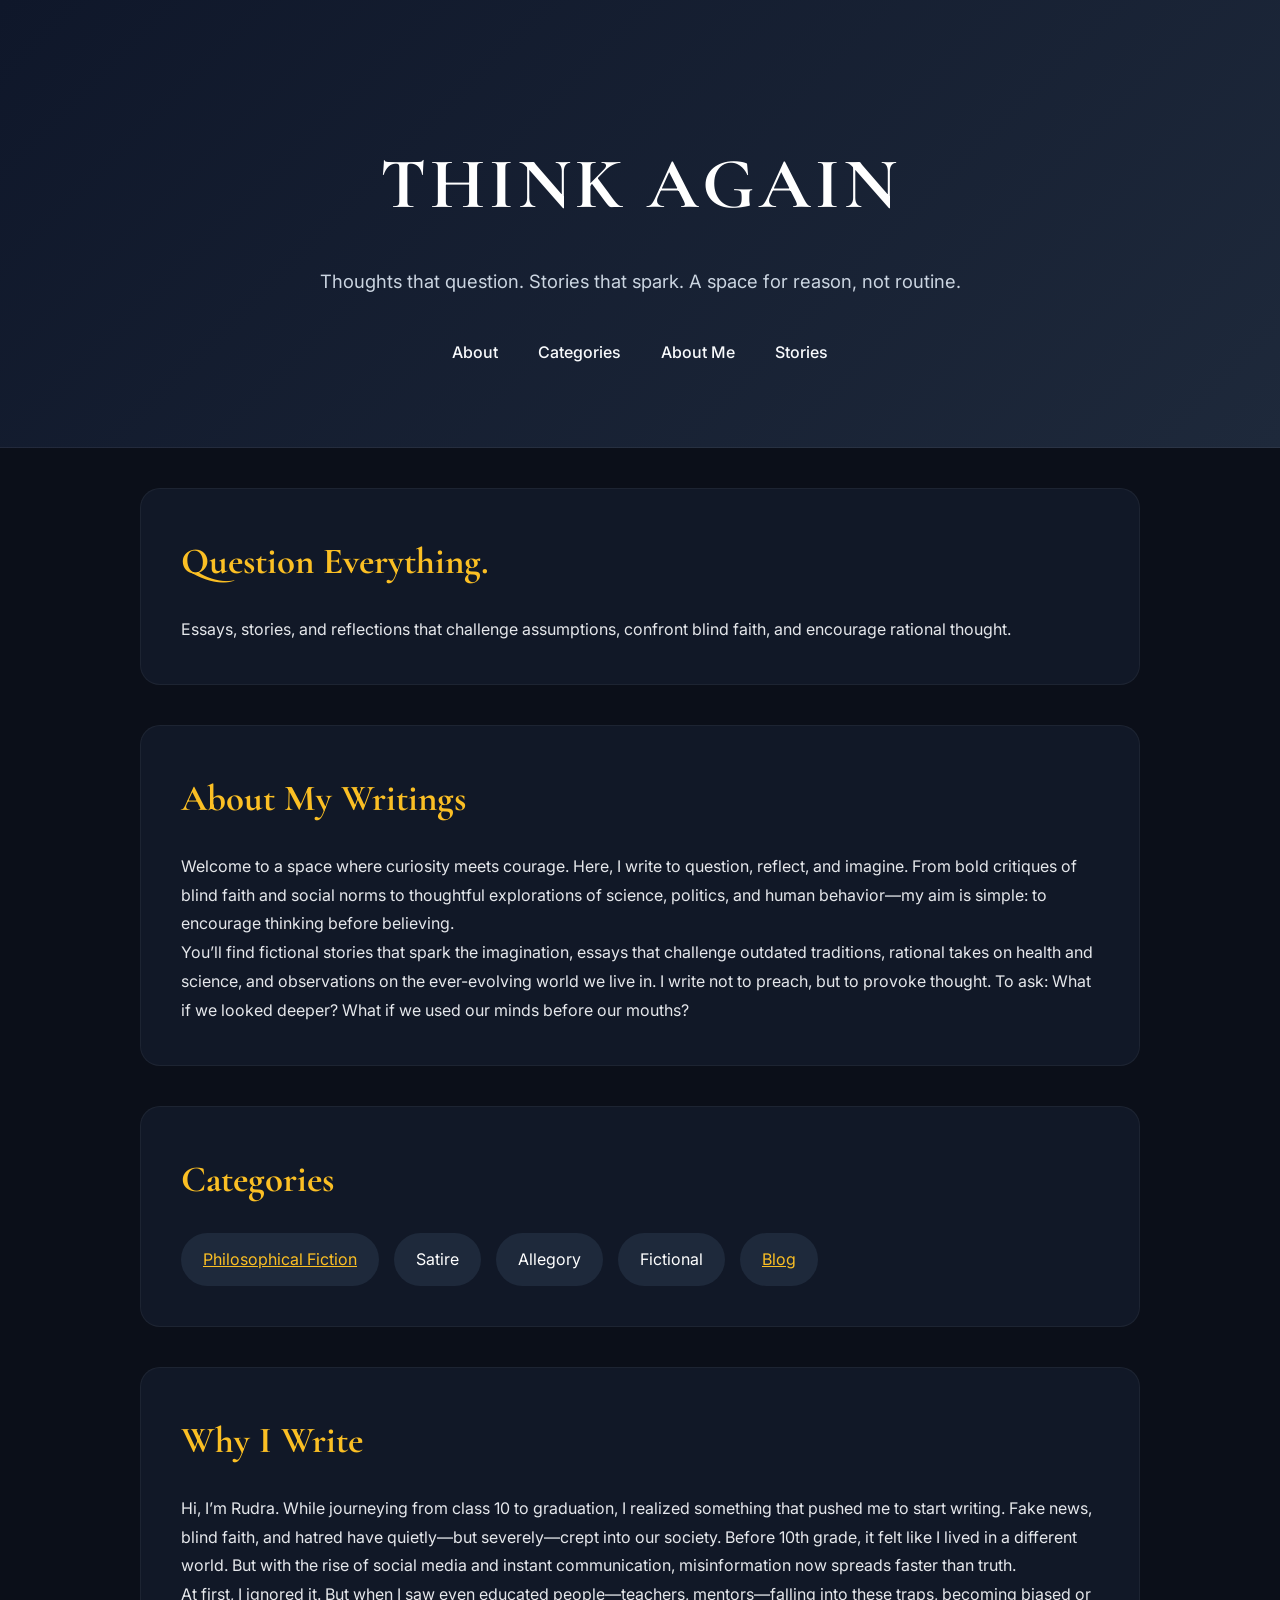
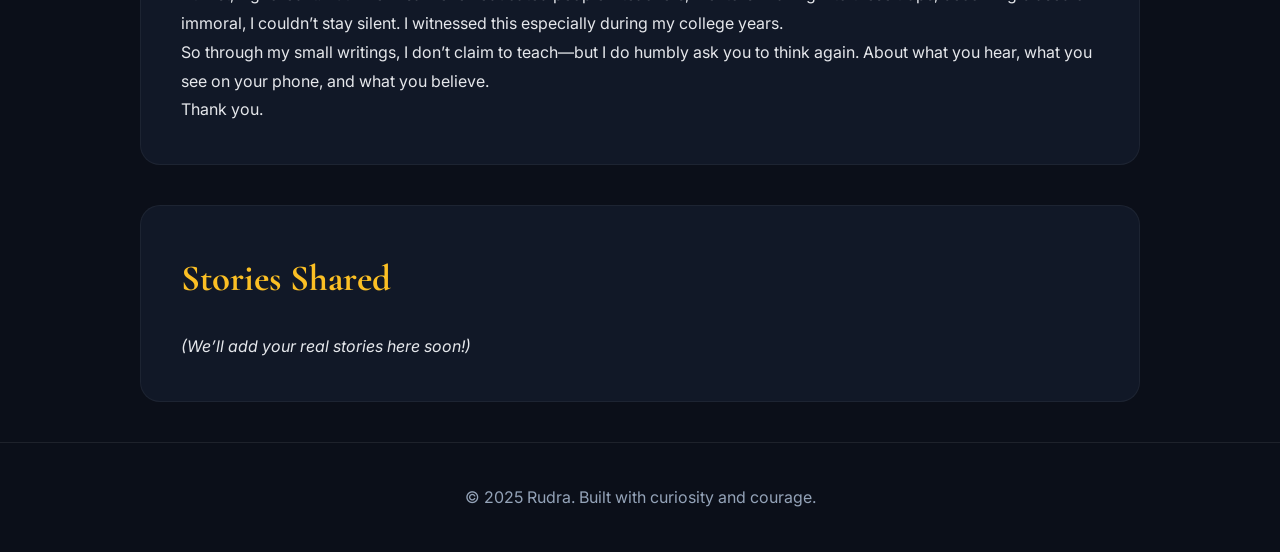
<file: index.html>
<!DOCTYPE html>
<html lang="en">
<head>
  <meta charset="UTF-8" />
  <meta name="viewport" content="width=device-width, initial-scale=1.0"/>
  <title>THINK AGAIN</title>
  <link rel="stylesheet" href="style.css" />
</head>
<body>
  <header>
    <h1>THINK AGAIN</h1>
    <p class="tagline">Thoughts that question. Stories that spark. A space for reason, not routine.</p>
    <nav>
      <a href="#about-writing">About</a>
      <a href="#categories">Categories</a>
      <a href="#about-me">About Me</a>
      <a href="#stories">Stories</a>
    </nav>
  </header>
  <section class="hero">
  <h2>Question Everything.</h2>
  <p>
    Essays, stories, and reflections that challenge assumptions,
    confront blind faith, and encourage rational thought.
  </p>
</section>

  <section id="about-writing">
    <h2>About My Writings</h2>
    <p>Welcome to a space where curiosity meets courage. Here, I write to question, reflect, and imagine. From bold critiques of blind faith and social norms to thoughtful explorations of science, politics, and human behavior—my aim is simple: to encourage thinking before believing.</p>
    <p>You’ll find fictional stories that spark the imagination, essays that challenge outdated traditions, rational takes on health and science, and observations on the ever-evolving world we live in. I write not to preach, but to provoke thought. To ask: What if we looked deeper? What if we used our minds before our mouths?</p>
  </section>

  <section id="categories">
    <h2>Categories</h2>
    <ul class="category-list">
      <li><a href="philosophical-fiction.html">Philosophical Fiction</a></li>

      <li>Satire</li>
      <li>Allegory</li>
      <li>Fictional</li>
      <li><a href="sharedblogs.html">Blog</a></li>
    </ul>
  </section>

  <section id="about-me">
    <h2>Why I Write</h2>
    <p>Hi, I’m Rudra. While journeying from class 10 to graduation, I realized something that pushed me to start writing. Fake news, blind faith, and hatred have quietly—but severely—crept into our society. Before 10th grade, it felt like I lived in a different world. But with the rise of social media and instant communication, misinformation now spreads faster than truth.</p>
    <p>At first, I ignored it. But when I saw even educated people—teachers, mentors—falling into these traps, becoming biased or immoral, I couldn’t stay silent. I witnessed this especially during my college years.</p>
    <p>So through my small writings, I don’t claim to teach—but I do humbly ask you to think again. About what you hear, what you see on your phone, and what you believe.</p>
    <p>Thank you.</p>
  </section>

  <section id="stories">
    <h2>Stories Shared</h2>
    <p><em>(We’ll add your real stories here soon!)</em></p>
    <div id="story-list"></div>
  </section>
  <footer>
    <p>© 2025 Rudra. Built with curiosity and courage.</p>
  </footer>

  <script src="script.js"></script>
</body>
</html>
</file>
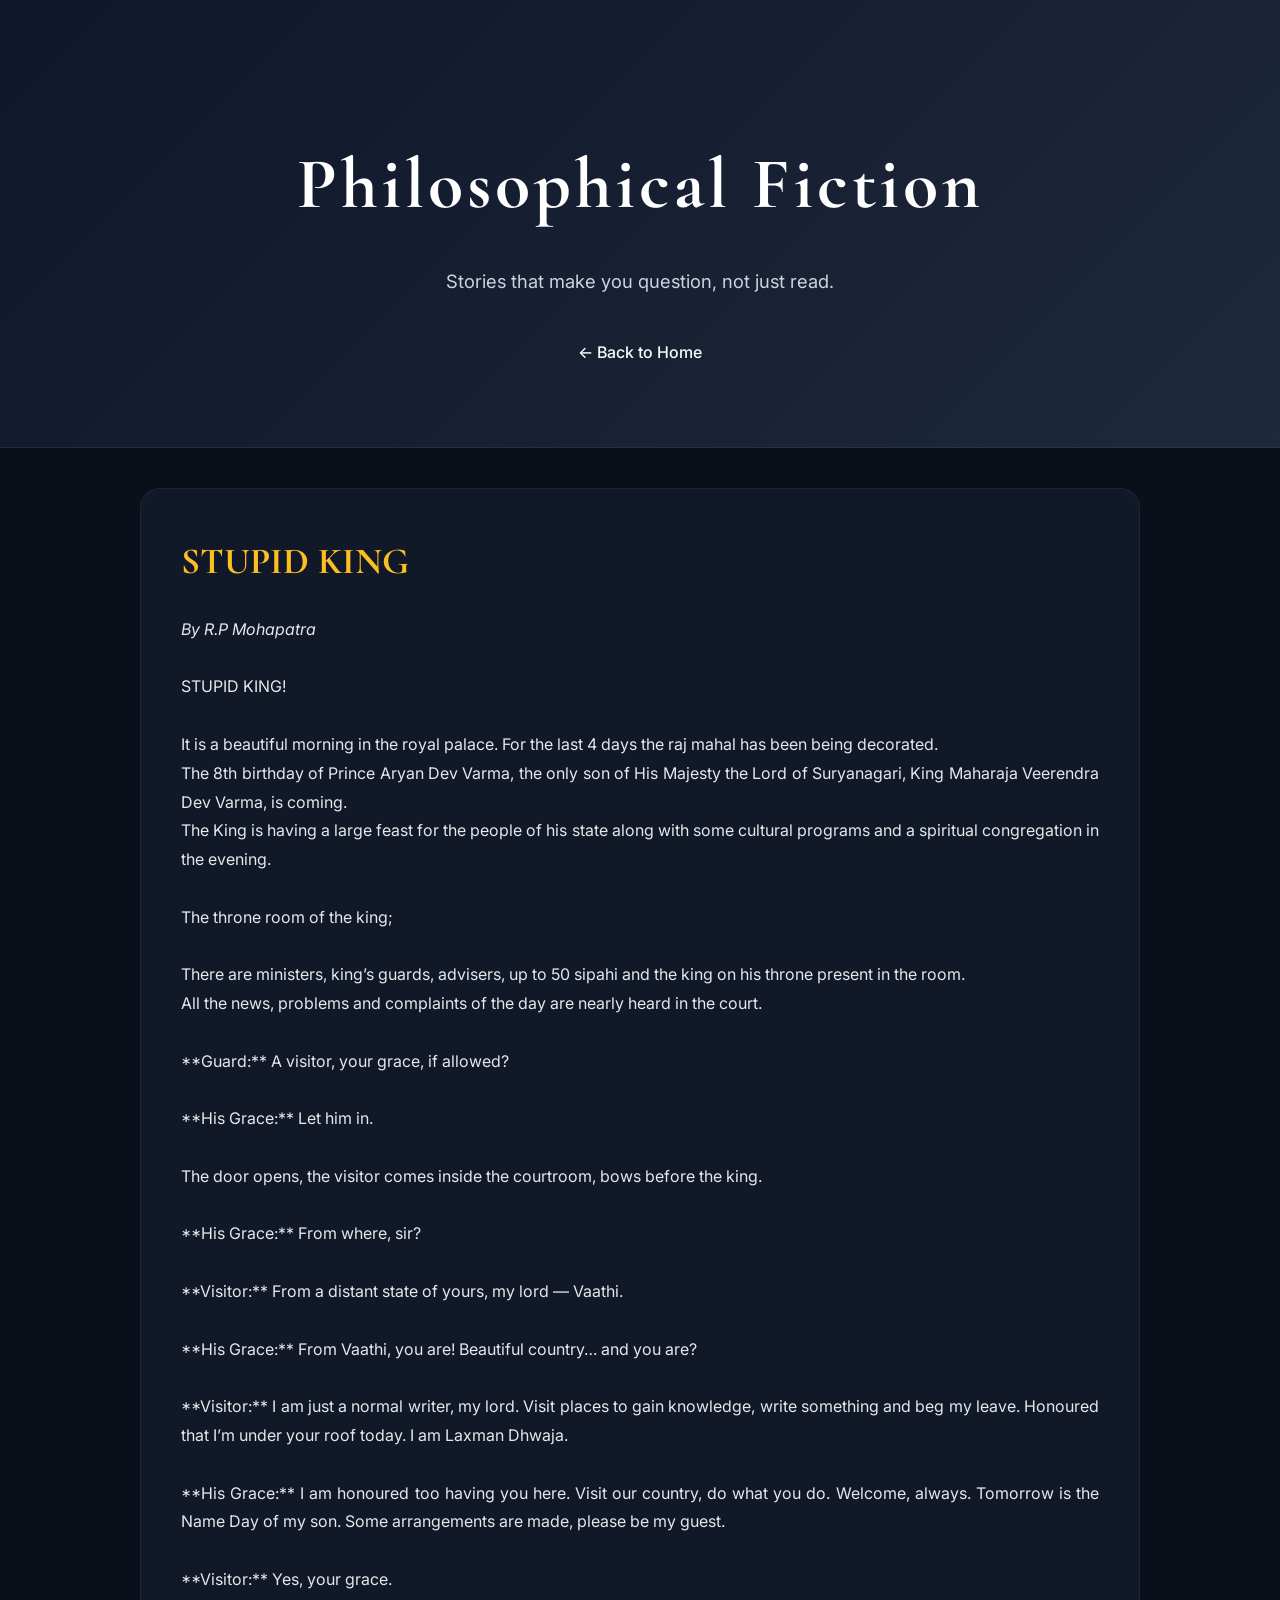
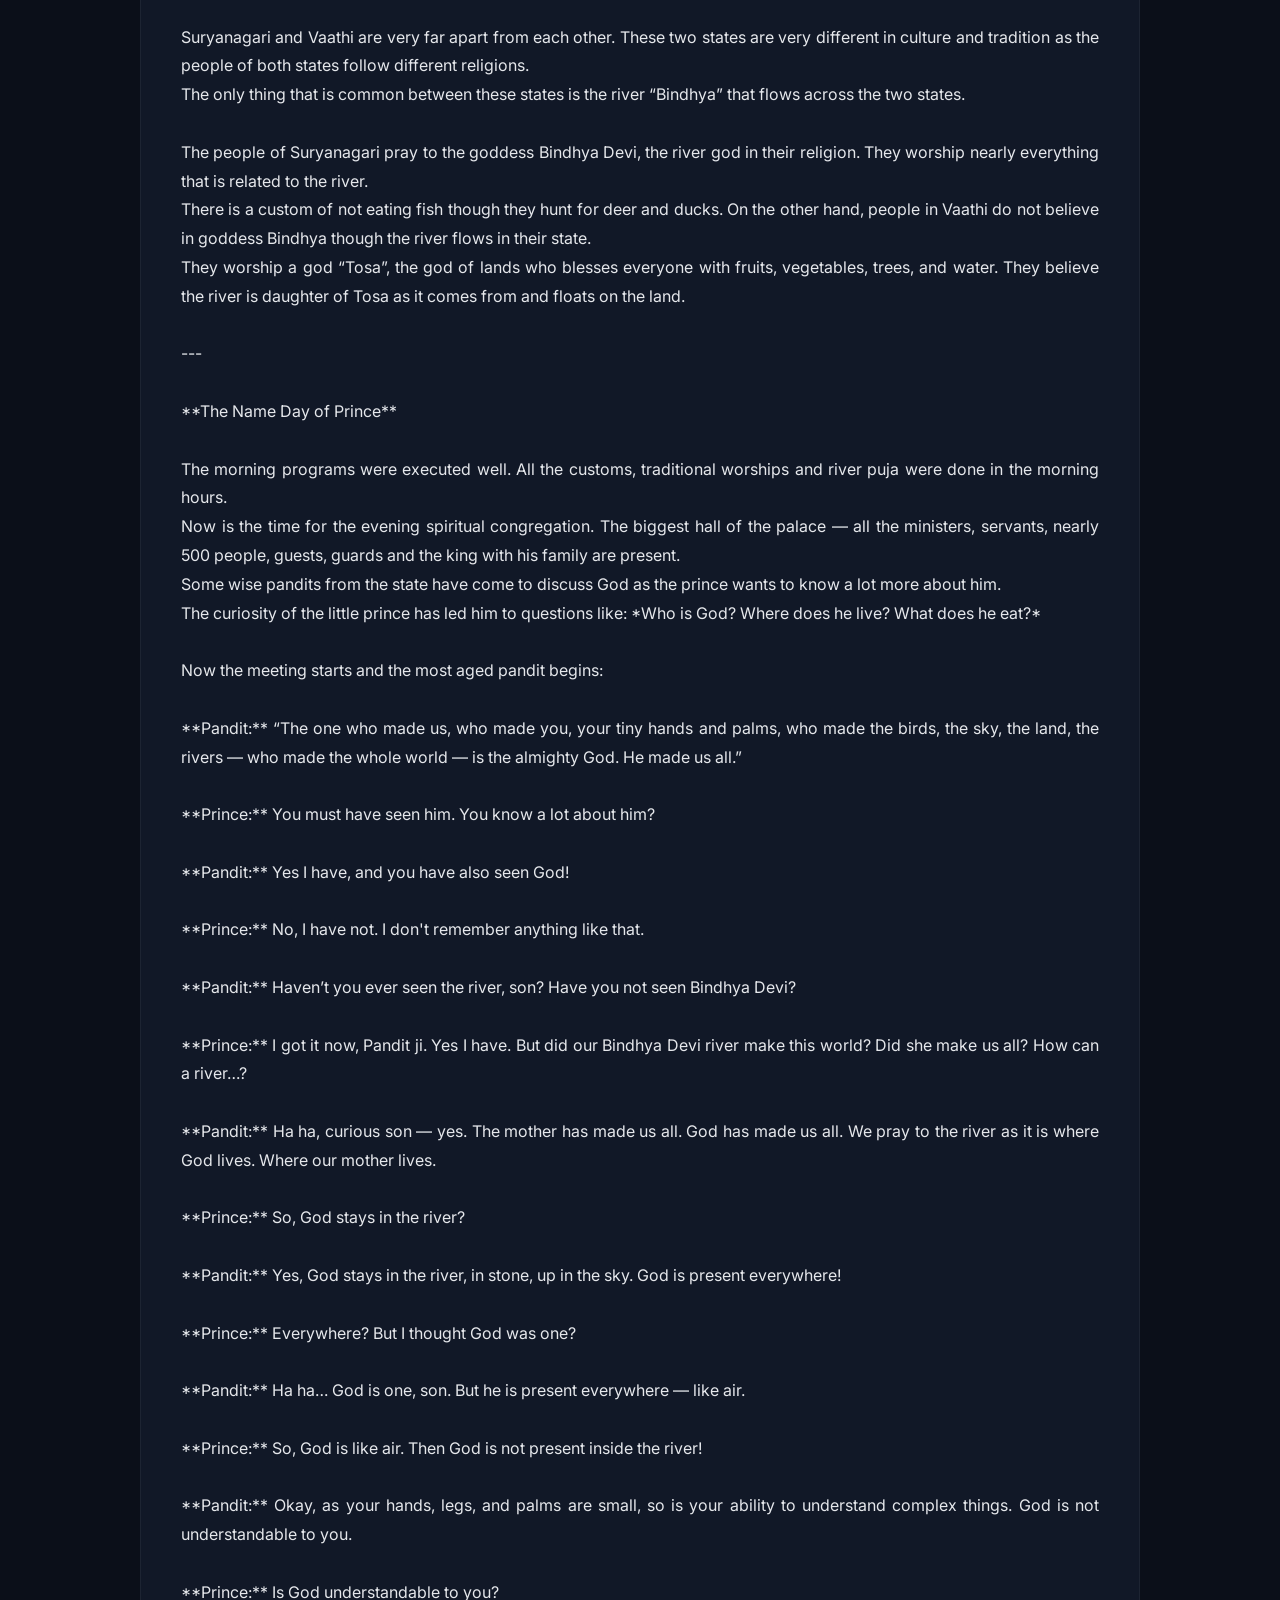
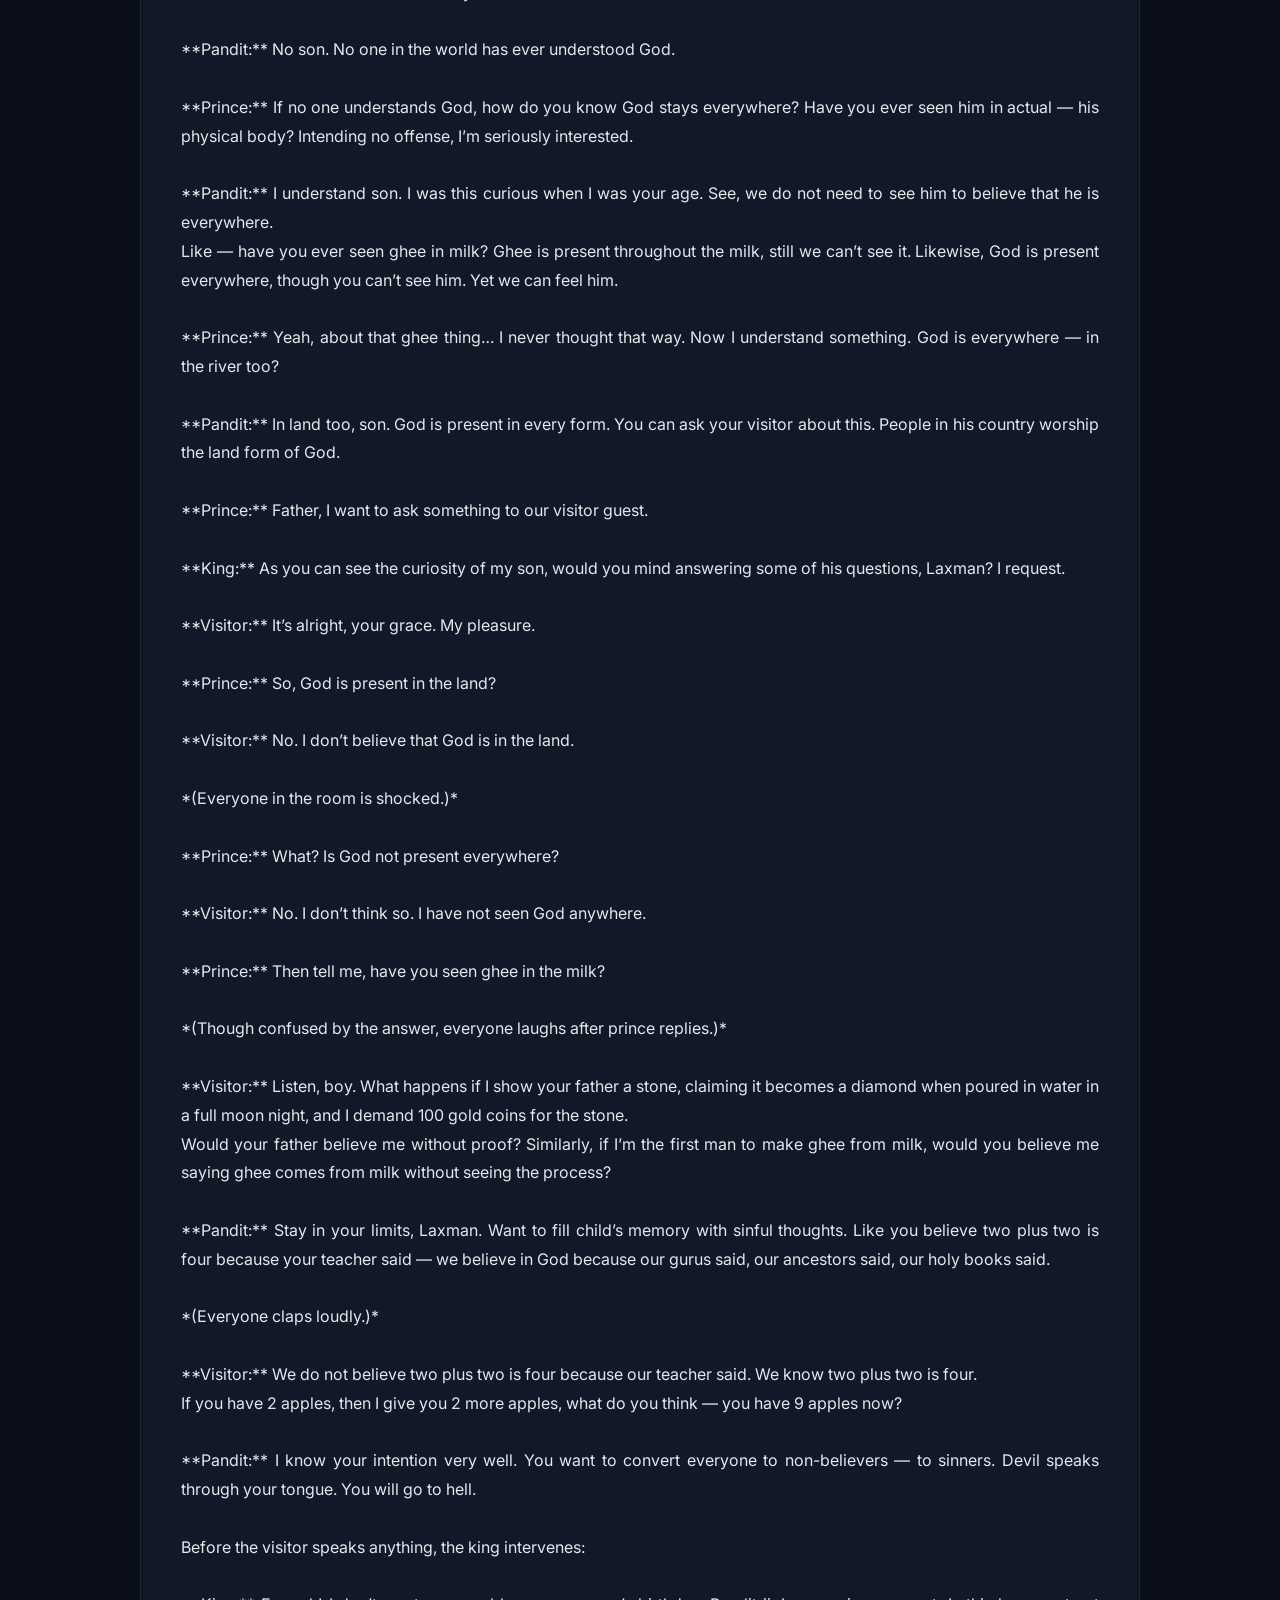
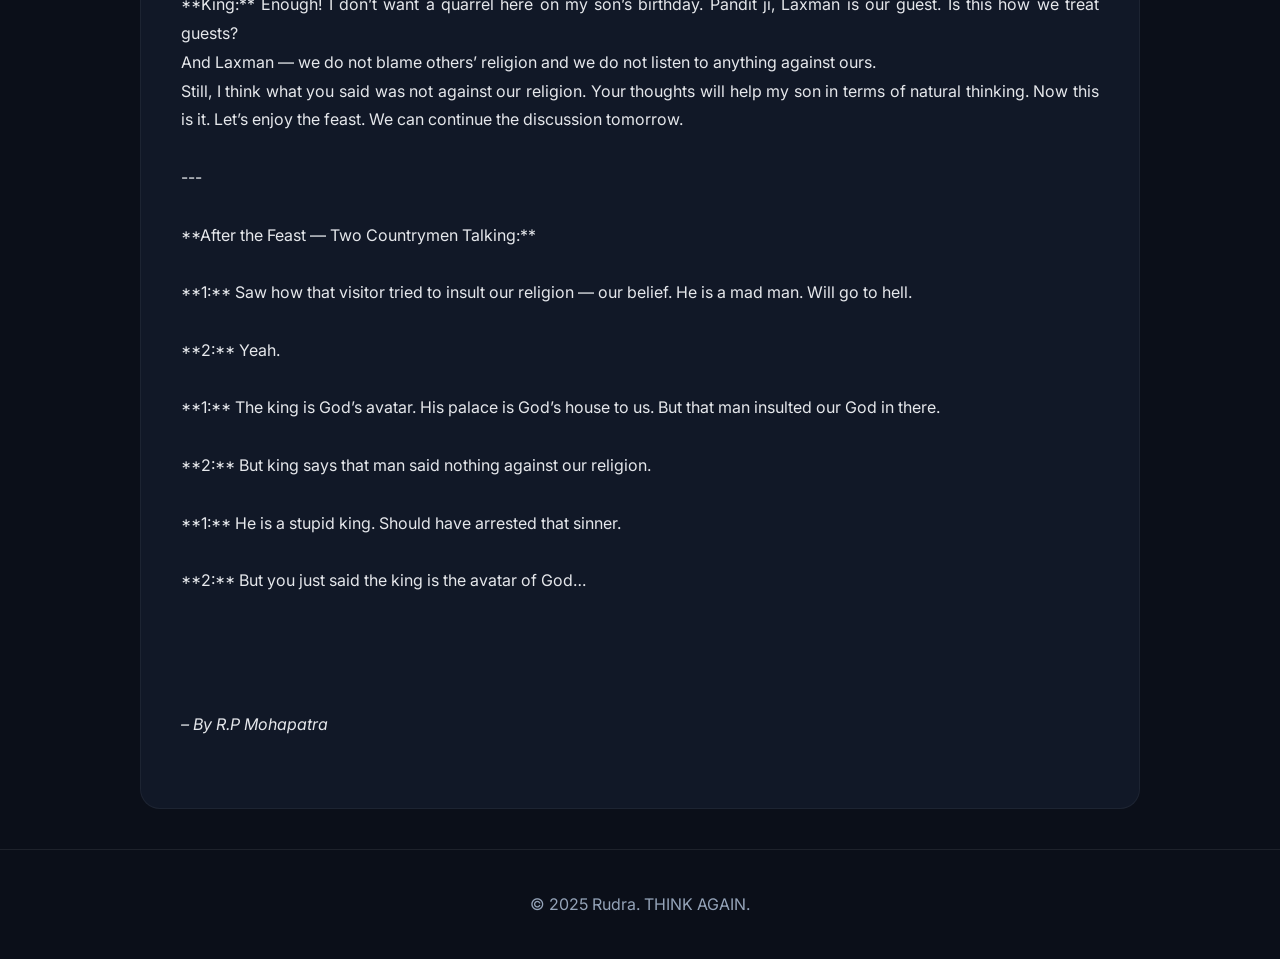
<file: philosophical-fiction.html>
<!DOCTYPE html>
<html lang="en">
<head>
  <meta charset="UTF-8" />
  <meta name="viewport" content="width=device-width, initial-scale=1.0"/>
  <title>Philosophical Fiction | THINK AGAIN</title>
  <link rel="stylesheet" href="style.css" />
</head>
<body>
  <header>
    <h1>Philosophical Fiction</h1>
    <p class="tagline">Stories that make you question, not just read.</p>
    <nav>
      <a href="index.html">← Back to Home</a>
    </nav>
  </header>

  <section>
    <h2>STUPID KING</h2>
    <p><em>By R.P Mohapatra</em></p>

    <article style="white-space: pre-wrap; text-align: justify; line-height: 1.8;">
STUPID KING!

It is a beautiful morning in the royal palace. For the last 4 days the raj mahal has been being decorated. 
The 8th birthday of Prince Aryan Dev Varma, the only son of His Majesty the Lord of Suryanagari, King Maharaja Veerendra Dev Varma, is coming. 
The King is having a large feast for the people of his state along with some cultural programs and a spiritual congregation in the evening. 

The throne room of the king;

There are ministers, king’s guards, advisers, up to 50 sipahi and the king on his throne present in the room. 
All the news, problems and complaints of the day are nearly heard in the court.

**Guard:** A visitor, your grace, if allowed?

**His Grace:** Let him in.

The door opens, the visitor comes inside the courtroom, bows before the king.

**His Grace:** From where, sir?

**Visitor:** From a distant state of yours, my lord — Vaathi.

**His Grace:** From Vaathi, you are! Beautiful country… and you are?

**Visitor:** I am just a normal writer, my lord. Visit places to gain knowledge, write something and beg my leave. Honoured that I’m under your roof today. I am Laxman Dhwaja.

**His Grace:** I am honoured too having you here. Visit our country, do what you do. Welcome, always. Tomorrow is the Name Day of my son. Some arrangements are made, please be my guest.

**Visitor:** Yes, your grace.

Suryanagari and Vaathi are very far apart from each other. These two states are very different in culture and tradition as the people of both states follow different religions. 
The only thing that is common between these states is the river “Bindhya” that flows across the two states. 

The people of Suryanagari pray to the goddess Bindhya Devi, the river god in their religion. They worship nearly everything that is related to the river. 
There is a custom of not eating fish though they hunt for deer and ducks. On the other hand, people in Vaathi do not believe in goddess Bindhya though the river flows in their state. 
They worship a god “Tosa”, the god of lands who blesses everyone with fruits, vegetables, trees, and water. They believe the river is daughter of Tosa as it comes from and floats on the land. 

---

**The Name Day of Prince**

The morning programs were executed well. All the customs, traditional worships and river puja were done in the morning hours. 
Now is the time for the evening spiritual congregation. The biggest hall of the palace — all the ministers, servants, nearly 500 people, guests, guards and the king with his family are present. 
Some wise pandits from the state have come to discuss God as the prince wants to know a lot more about him. 
The curiosity of the little prince has led him to questions like: *Who is God? Where does he live? What does he eat?*

Now the meeting starts and the most aged pandit begins:

**Pandit:** “The one who made us, who made you, your tiny hands and palms, who made the birds, the sky, the land, the rivers — who made the whole world — is the almighty God. He made us all.”

**Prince:** You must have seen him. You know a lot about him?

**Pandit:** Yes I have, and you have also seen God!

**Prince:** No, I have not. I don't remember anything like that.

**Pandit:** Haven’t you ever seen the river, son? Have you not seen Bindhya Devi?

**Prince:** I got it now, Pandit ji. Yes I have. But did our Bindhya Devi river make this world? Did she make us all? How can a river…?

**Pandit:** Ha ha, curious son — yes. The mother has made us all. God has made us all. We pray to the river as it is where God lives. Where our mother lives.

**Prince:** So, God stays in the river?

**Pandit:** Yes, God stays in the river, in stone, up in the sky. God is present everywhere!

**Prince:** Everywhere? But I thought God was one?

**Pandit:** Ha ha… God is one, son. But he is present everywhere — like air.

**Prince:** So, God is like air. Then God is not present inside the river!

**Pandit:** Okay, as your hands, legs, and palms are small, so is your ability to understand complex things. God is not understandable to you.

**Prince:** Is God understandable to you?

**Pandit:** No son. No one in the world has ever understood God.

**Prince:** If no one understands God, how do you know God stays everywhere? Have you ever seen him in actual — his physical body? Intending no offense, I’m seriously interested.

**Pandit:** I understand son. I was this curious when I was your age. See, we do not need to see him to believe that he is everywhere. 
Like — have you ever seen ghee in milk? Ghee is present throughout the milk, still we can’t see it. Likewise, God is present everywhere, though you can’t see him. Yet we can feel him.

**Prince:** Yeah, about that ghee thing… I never thought that way. Now I understand something. God is everywhere — in the river too?

**Pandit:** In land too, son. God is present in every form. You can ask your visitor about this. People in his country worship the land form of God.

**Prince:** Father, I want to ask something to our visitor guest.

**King:** As you can see the curiosity of my son, would you mind answering some of his questions, Laxman? I request.

**Visitor:** It’s alright, your grace. My pleasure.

**Prince:** So, God is present in the land?

**Visitor:** No. I don’t believe that God is in the land.

*(Everyone in the room is shocked.)*

**Prince:** What? Is God not present everywhere?

**Visitor:** No. I don’t think so. I have not seen God anywhere.

**Prince:** Then tell me, have you seen ghee in the milk?

*(Though confused by the answer, everyone laughs after prince replies.)*

**Visitor:** Listen, boy. What happens if I show your father a stone, claiming it becomes a diamond when poured in water in a full moon night, and I demand 100 gold coins for the stone. 
Would your father believe me without proof? Similarly, if I’m the first man to make ghee from milk, would you believe me saying ghee comes from milk without seeing the process?

**Pandit:** Stay in your limits, Laxman. Want to fill child’s memory with sinful thoughts. Like you believe two plus two is four because your teacher said — we believe in God because our gurus said, our ancestors said, our holy books said.

*(Everyone claps loudly.)*

**Visitor:** We do not believe two plus two is four because our teacher said. We know two plus two is four. 
If you have 2 apples, then I give you 2 more apples, what do you think — you have 9 apples now?

**Pandit:** I know your intention very well. You want to convert everyone to non-believers — to sinners. Devil speaks through your tongue. You will go to hell.

Before the visitor speaks anything, the king intervenes:

**King:** Enough! I don’t want a quarrel here on my son’s birthday. Pandit ji, Laxman is our guest. Is this how we treat guests?
And Laxman — we do not blame others’ religion and we do not listen to anything against ours.
Still, I think what you said was not against our religion. Your thoughts will help my son in terms of natural thinking. Now this is it. Let’s enjoy the feast. We can continue the discussion tomorrow.

---

**After the Feast — Two Countrymen Talking:**

**1:** Saw how that visitor tried to insult our religion — our belief. He is a mad man. Will go to hell.

**2:** Yeah.

**1:** The king is God’s avatar. His palace is God’s house to us. But that man insulted our God in there.

**2:** But king says that man said nothing against our religion.

**1:** He is a stupid king. Should have arrested that sinner.

**2:** But you just said the king is the avatar of God…

<br><br>
<em>– By R.P Mohapatra</em>
    </article>
  </section>

  <footer>
    <p>© 2025 Rudra. THINK AGAIN.</p>
  </footer>
</body>
</html>
</file>
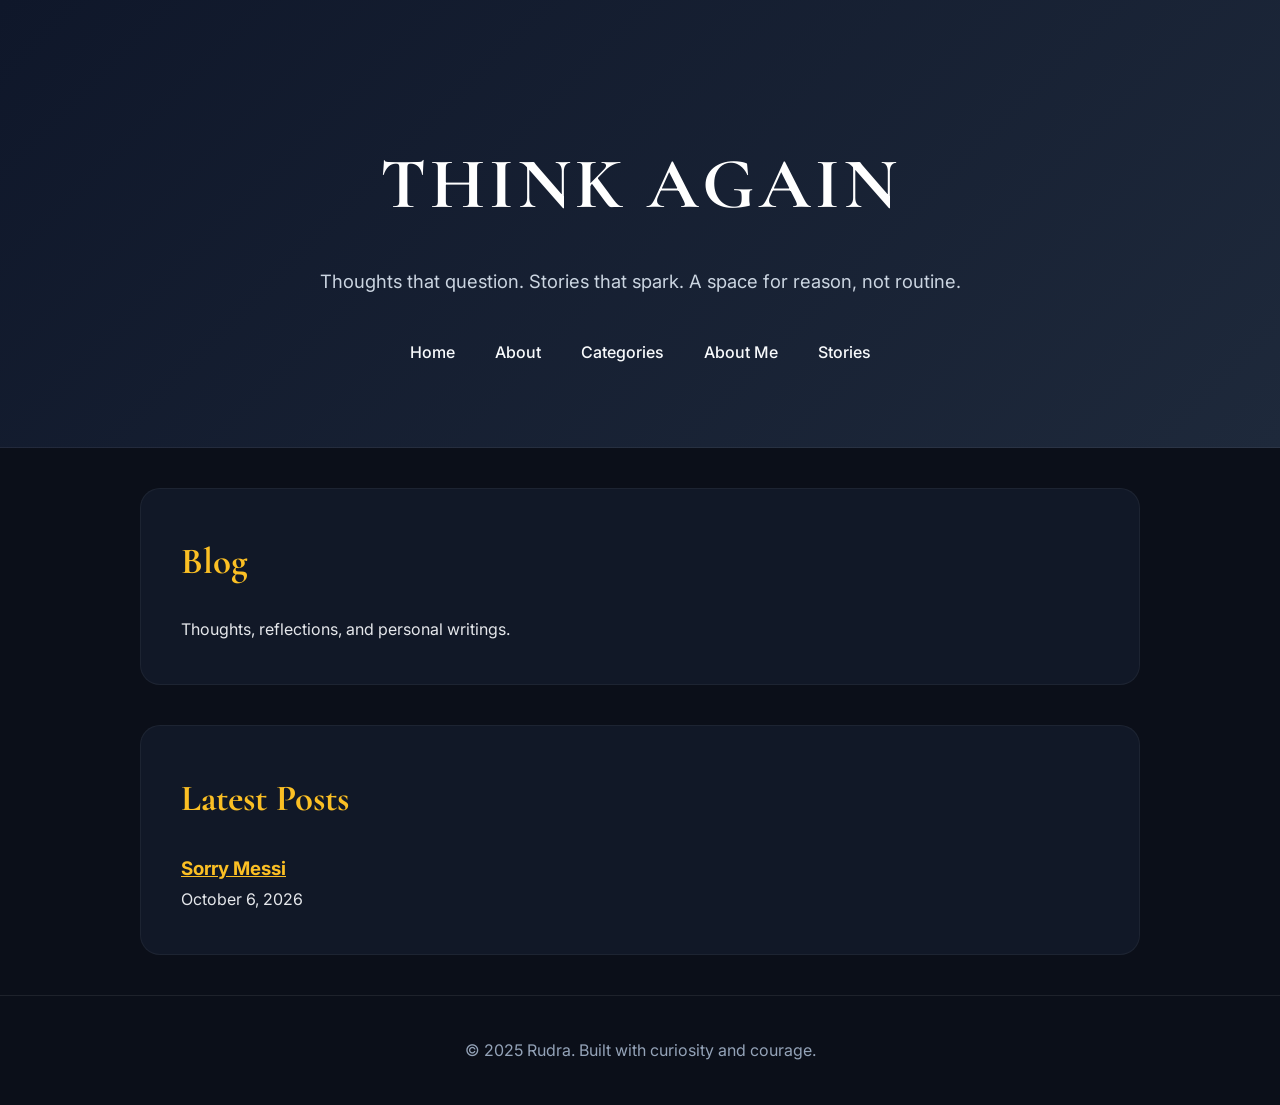
<file: sharedblogs.html>
<!DOCTYPE html>
<html lang="en">
<head>
  <meta charset="UTF-8">
  <meta name="viewport" content="width=device-width, initial-scale=1.0">
  <title>Blog | THINK AGAIN</title>
  <link rel="stylesheet" href="style.css">
</head>

<body>

  <header>
    <h1>THINK AGAIN</h1>
    <p class="tagline">Thoughts that question. Stories that spark. A space for reason, not routine.</p>

    <nav>
      <a href="index.html">Home</a>
      <a href="index.html#about-writing">About</a>
      <a href="index.html#categories">Categories</a>
      <a href="index.html#about-me">About Me</a>
      <a href="index.html#stories">Stories</a>
    </nav>
  </header>

  <section class="hero">
    <h2>Blog</h2>
    <p>
      Thoughts, reflections, and personal writings.
    </p>
  </section>

  <section id="blog">
    <h2>Latest Posts</h2>

    <article class="blog-post">
  <h3>
    <a href="sorry-messi.html">Sorry Messi</a>
  </h3>
  <p class="blog-date">October 6, 2026</p>
</article>

  </section>

  <footer>
    <p>© 2025 Rudra. Built with curiosity and courage.</p>
  </footer>

</body>
</html>
</file>
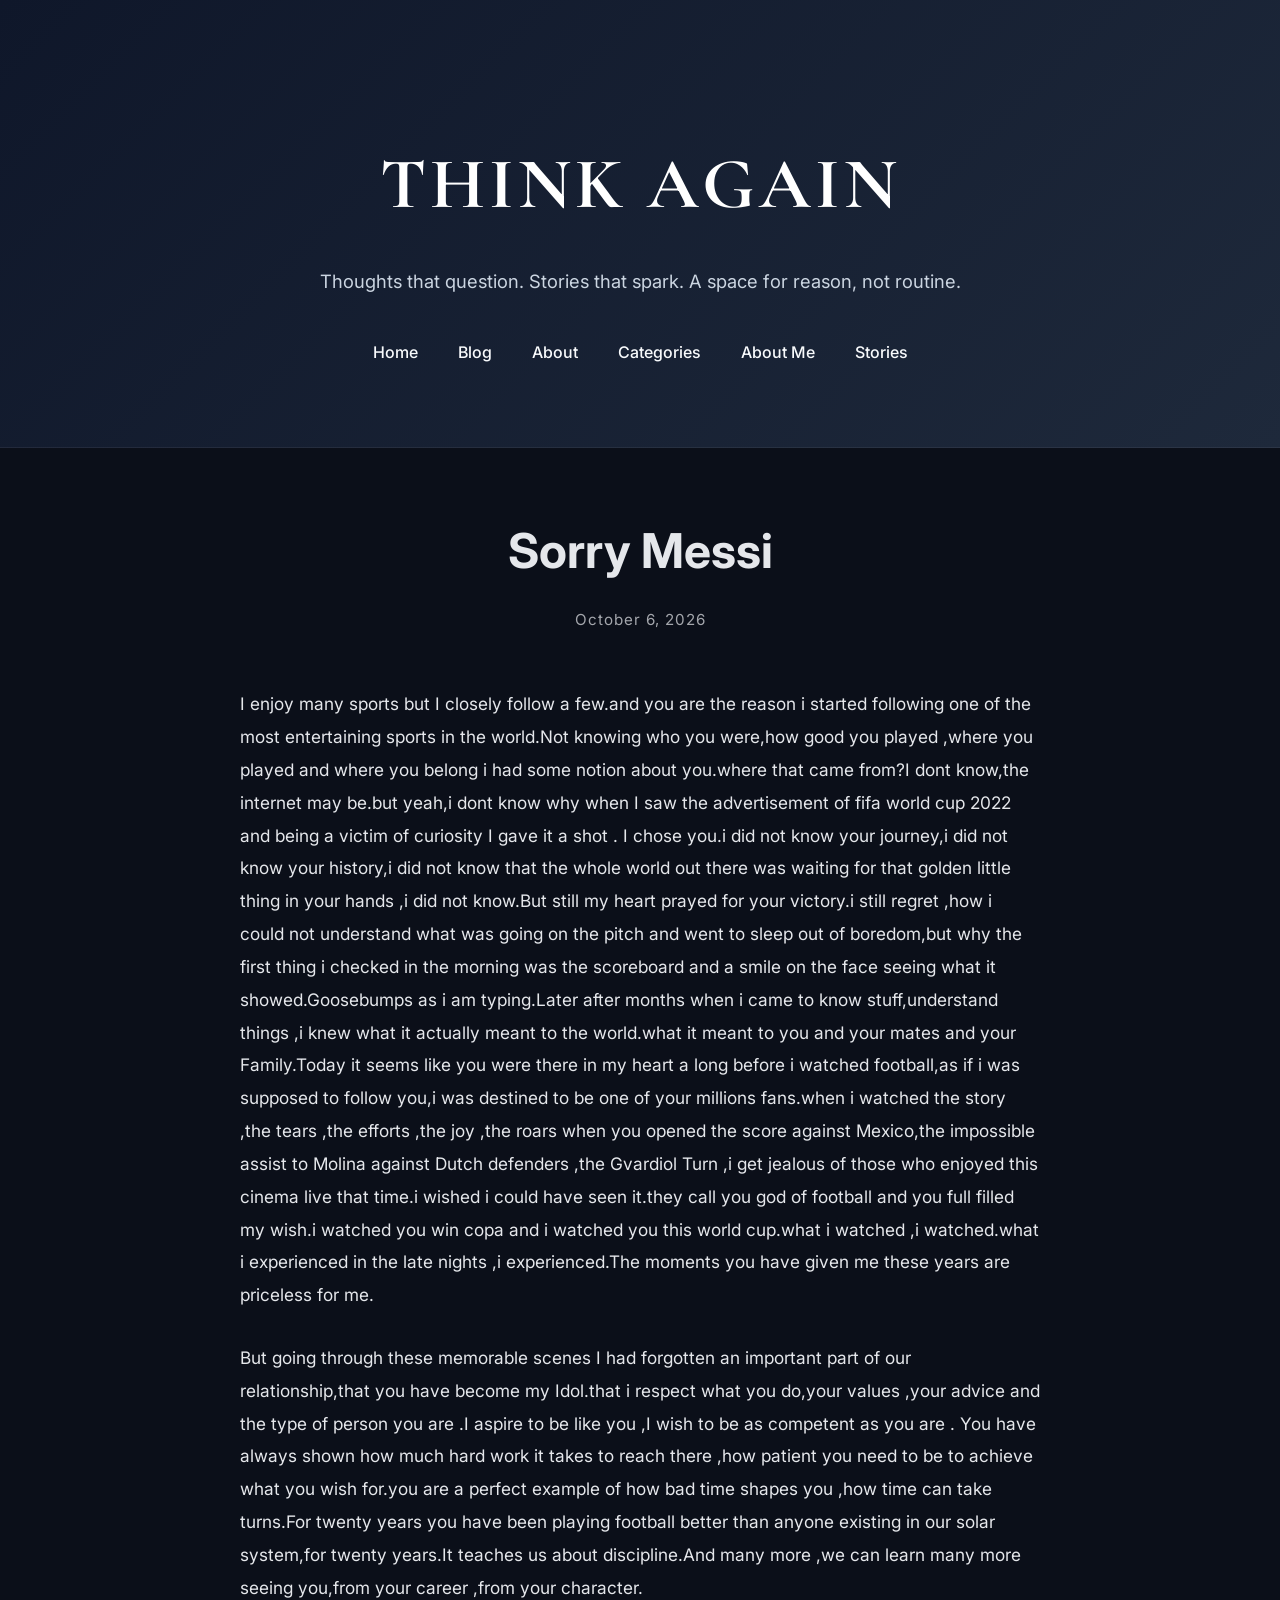
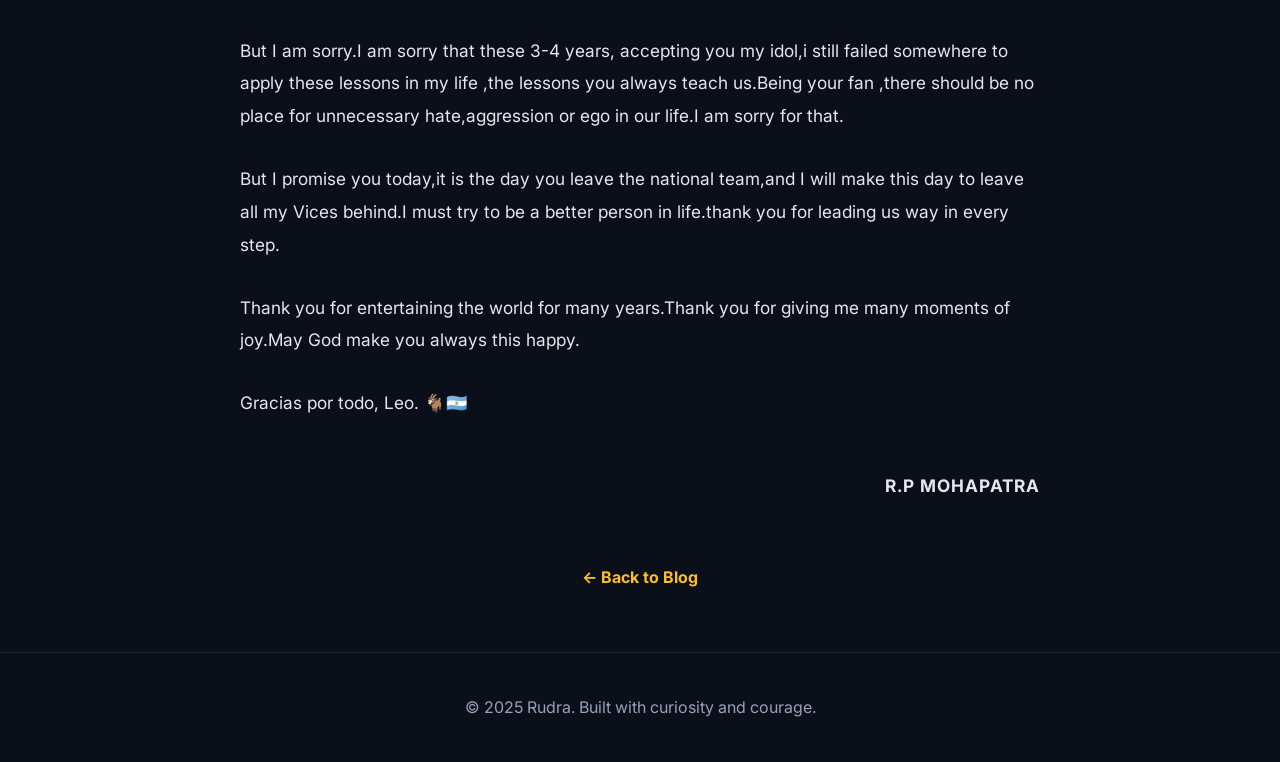
<file: sorry-messi.html>
<!DOCTYPE html>
<html lang="en">
<head>
  <meta charset="UTF-8">
  <meta name="viewport" content="width=device-width, initial-scale=1.0">

  <title>Sorry Messi | THINK AGAIN</title>

  <link rel="stylesheet" href="style.css">

  <style>
    /* Article page styling */

    .article-container {
      max-width: 850px;
      margin: 60px auto;
      padding: 0 25px;
    }

    .article-header {
      text-align: center;
      margin-bottom: 55px;
    }

    .article-header h2 {
      font-size: 3rem;
      margin-bottom: 12px;
    }

    .article-date {
      font-size: 0.95rem;
      opacity: 0.7;
      letter-spacing: 1px;
    }

    .blog-article {
      line-height: 1.9;
      font-size: 1.08rem;
    }

    .blog-article p {
      margin-bottom: 30px;
    }

    .article-signature {
      margin-top: 50px;
      text-align: right;
      font-weight: bold;
      letter-spacing: 1px;
    }

    .back-to-blog {
      text-align: center;
      margin: 60px 0 20px;
    }

    .back-to-blog a {
      text-decoration: none;
      font-weight: bold;
    }

    @media (max-width: 600px) {
      .article-container {
        margin: 40px auto;
        padding: 0 20px;
      }

      .article-header h2 {
        font-size: 2.2rem;
      }

      .blog-article {
        font-size: 1rem;
        line-height: 1.8;
      }
    }
  </style>
</head>

<body>

  <header>
    <h1>THINK AGAIN</h1>

    <p class="tagline">
      Thoughts that question. Stories that spark. A space for reason, not routine.
    </p>

    <nav>
      <a href="index.html">Home</a>
      <a href="sharedblogs.html">Blog</a>
      <a href="index.html#about-writing">About</a>
      <a href="index.html#categories">Categories</a>
      <a href="index.html#about-me">About Me</a>
      <a href="index.html#stories">Stories</a>
    </nav>
  </header>


  <main class="article-container">

    <div class="article-header">
      <h2>Sorry Messi</h2>
      <p class="article-date">October 6, 2026</p>
    </div>


    <article class="blog-article">

      <p>
        I enjoy many sports but I closely follow a few.and you are the reason i started following one of the most entertaining sports in the world.Not knowing who you were,how good you played ,where you played and where you belong i had some notion about you.where that came from?I dont know,the internet may be.but yeah,i dont know why when I saw the advertisement of fifa world cup 2022 and being a victim of curiosity I gave it a shot . I chose you.i did not know your journey,i did not know your history,i did not know that the whole world out there was waiting for that golden little thing in your hands ,i did not know.But still my heart prayed for your victory.i still regret ,how i could not understand what was going on the pitch and went to sleep out of boredom,but why the first thing i checked in the morning was the scoreboard and a smile on the face seeing what it showed.Goosebumps as i am typing.Later after months when i came to know stuff,understand things ,i knew what it actually meant to the world.what it meant to you and your mates and your Family.Today it seems like you were there in my heart a long before i watched football,as if i was supposed to follow you,i was destined to be one of your millions fans.when i watched the story ,the tears ,the efforts ,the joy ,the roars when you opened the score against Mexico,the impossible assist to Molina against Dutch defenders ,the Gvardiol Turn ,i get jealous of those who enjoyed this cinema live that time.i wished i could have seen it.they call you god of football and you full filled my wish.i watched you win copa and i watched you this world cup.what i watched ,i watched.what i experienced in the late nights ,i experienced.The moments you have given me these years are priceless for me.
      </p>


      <p>
        But going through these memorable scenes I had forgotten an important part of our relationship,that you have become my Idol.that i respect what you do,your values ,your advice and the type of person you are .I aspire to be like you ,I wish to be as competent as you are . You have always shown how much hard work it takes to reach there ,how patient you need to be to achieve what you wish for.you are a perfect example of how bad time shapes you ,how time can take turns.For twenty years you have been playing football better than anyone existing in our solar system,for twenty years.It teaches us about discipline.And many more ,we can learn many more seeing you,from your career ,from your character.
      </p>


      <p>
        But I am sorry.I am sorry that these 3-4 years, accepting you my idol,i still failed somewhere to apply these lessons in my life ,the lessons you always teach us.Being your fan ,there should be no place for unnecessary hate,aggression or ego in our life.I am sorry for that.
      </p>


      <p>
        But I promise you today,it is the day you leave the national team,and I will make this day to leave all my Vices behind.I must try to be a better person in life.thank you for leading us way in every step.
      </p>


      <p>
        Thank you for entertaining the world for many years.Thank you for giving me many moments of joy.May God make you always this happy.
      </p>


      <p>
        Gracias por todo, Leo. 🐐🇦🇷
      </p>


      <p class="article-signature">
        R.P MOHAPATRA
      </p>

    </article>


    <div class="back-to-blog">
      <a href="sharedblogs.html">← Back to Blog</a>
    </div>

  </main>


  <footer>
    <p>© 2025 Rudra. Built with curiosity and courage.</p>
  </footer>

</body>
</html>
</file>
<file: style.css>
@import url('https://fonts.googleapis.com/css2?family=Inter:wght@300;400;500;600&family=Cormorant+Garamond:wght@500;600;700&display=swap');

*{
    margin:0;
    padding:0;
    box-sizing:border-box;
}

html{
    scroll-behavior:smooth;
}

body{
    font-family:'Inter',sans-serif;
    background:#0b0f19;
    color:#e5e7eb;
    line-height:1.8;
}

/* Header */

header{
    background:
    linear-gradient(
        135deg,
        #0f172a,
        #1e293b
    );

    text-align:center;
    padding:120px 20px 80px;
    border-bottom:1px solid rgba(255,255,255,0.08);
}

header h1{
    font-family:'Cormorant Garamond',serif;
    font-size:4.5rem;
    letter-spacing:4px;
    color:white;
}

.tagline{
    margin-top:15px;
    font-size:1.15rem;
    color:#cbd5e1;
    max-width:700px;
    margin-left:auto;
    margin-right:auto;
}

/* Navigation */

nav{
    margin-top:40px;
}

nav a{
    color:#f8fafc;
    text-decoration:none;
    margin:0 18px;
    font-weight:500;
    transition:.3s;
}

nav a:hover{
    color:#fbbf24;
}

/* Sections */

section{
    max-width:1000px;
    margin:40px auto;
    padding:40px;
    background:#111827;
    border-radius:20px;
    border:1px solid rgba(255,255,255,0.05);

    transition:.3s;
}

section:hover{
    transform:translateY(-4px);
}

section h2{
    font-family:'Cormorant Garamond',serif;
    font-size:2.3rem;
    margin-bottom:20px;
    color:#fbbf24;
}

/* Categories */

.category-list{
    list-style:none;
    display:flex;
    flex-wrap:wrap;
    gap:15px;
}

.category-list li{
    background:#1e293b;
    color:white;
    padding:12px 22px;
    border-radius:999px;
    transition:.3s;
    cursor:pointer;
}

.category-list li:hover{
    background:#fbbf24;
    color:black;
    transform:translateY(-3px);
}

/* Story Cards */

#story-list > div{
    background:#1e293b;
    padding:20px;
    border-radius:15px;
    border-left:4px solid #fbbf24;
    margin-bottom:20px;
}

/* Links */

a{
    color:#fbbf24;
}

a:hover{
    opacity:.8;
}

/* Footer */

footer{
    text-align:center;
    padding:40px 20px;
    color:#94a3b8;
    border-top:1px solid rgba(255,255,255,.08);
}

/* Mobile */

@media(max-width:768px){

header h1{
    font-size:3rem;
}

section{
    padding:25px;
    margin:20px;
}

nav a{
    display:block;
    margin:10px 0;
}

}
</file>
